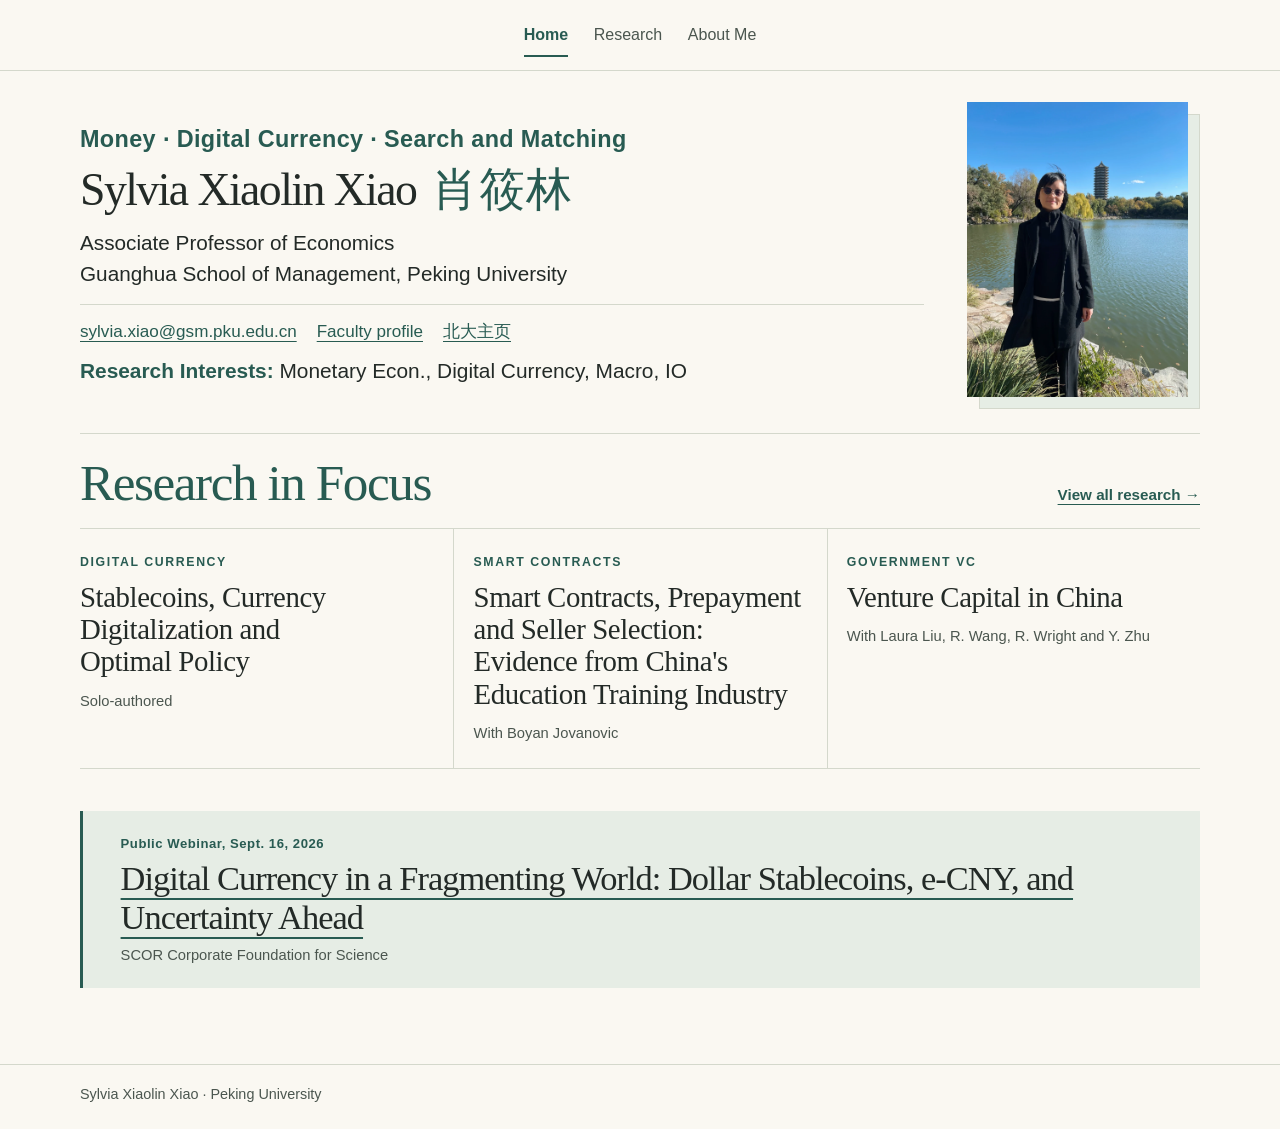
<file: index.html>
<!doctype html>
<html lang="en">
<head>
  <meta charset="utf-8">
  <meta name="viewport" content="width=device-width, initial-scale=1">
  <meta name="description" content="Sylvia Xiaolin Xiao (肖筱林) is an Associate Professor of Economics at Guanghua School of Management, Peking University, studying money, digital currency, and search and matching.">
  <title>Sylvia Xiaolin Xiao</title>
  <link rel="canonical" href="https://sylvia-x-xiao.github.io/">
  <link rel="icon" href="favicon.svg?v=73fa13cf3749" type="image/svg+xml">
  <meta property="og:title" content="Sylvia Xiaolin Xiao">
  <meta property="og:description" content="Sylvia Xiaolin Xiao (肖筱林) is an Associate Professor of Economics at Guanghua School of Management, Peking University, studying money, digital currency, and search and matching.">
  <meta property="og:type" content="profile">
  <meta property="og:url" content="https://sylvia-x-xiao.github.io/">
  <meta property="og:site_name" content="Sylvia Xiaolin Xiao">
  <meta property="og:image" content="https://sylvia-x-xiao.github.io/figures/portrait.webp">
  <link rel="stylesheet" href="styles.css?v=566913ab9179">
  <script type="application/ld+json">{"@context": "https://schema.org", "@type": "Person", "name": "Sylvia Xiaolin Xiao", "alternateName": "肖筱林", "jobTitle": "Associate Professor of Economics", "affiliation": {"@type": "Organization", "name": "Guanghua School of Management, Peking University"}, "url": "https://sylvia-x-xiao.github.io/", "image": "https://sylvia-x-xiao.github.io/figures/portrait.webp", "sameAs": ["https://scholar.google.com/citations?user=fKxK8y8AAAAJ&hl=en", "https://en.gsm.pku.edu.cn/faculty/sylvia.xiao/", "https://www.gsm.pku.edu.cn/faculty/sylvia.xiao/"], "knowsAbout": ["Money", "Digital Currency", "Search and Matching"]}</script>
</head>
<body>
  <a class="skip" href="#main">Skip to content</a>
  <header class="site-header">
    <div class="frame">
      <nav class="nav" aria-label="Main navigation"><a href="index.html" aria-current="page">Home</a>
<a href="research.html">Research</a>
<a href="about.html">About Me</a></nav>
    </div>
  </header>
  <main class="frame" id="main" tabindex="-1">

    <section class="hero" aria-labelledby="home-title">
      <div class="hero-copy">
        <p class="eyebrow hero-eyebrow">Money · Digital Currency · Search and Matching</p>
        <h1 class="name" id="home-title"><span>Sylvia Xiaolin Xiao</span>
          <span lang="zh-Hans">肖筱林</span></h1>
        <p class="affiliation">Associate Professor of Economics<br>Guanghua School of Management, Peking University</p>
        <p class="contact"><a href="mailto:sylvia.xiao@gsm.pku.edu.cn">sylvia.xiao@gsm.pku.edu.cn</a> <a href="https://en.gsm.pku.edu.cn/faculty/sylvia.xiao/" target="_blank" rel="noopener">Faculty profile</a> <a href="https://www.gsm.pku.edu.cn/faculty/sylvia.xiao/" lang="zh-Hans" target="_blank" rel="noopener">北大主页</a></p>
        <p class="research-interests"><strong>Research Interests:</strong> Monetary Econ., Digital Currency, Macro, IO</p>
      </div>
      <figure class="portrait"><img src="figures/portrait.webp?v=0845554c4093" alt="Sylvia Xiaolin Xiao in a dark coat and sunglasses beside a lake, with a tower in the background" width="1038" height="1384" fetchpriority="high"></figure>
    </section>
    <section class="focus" aria-labelledby="focus-title">
      <div class="section-cap">
        <h2 id="focus-title">Research in Focus</h2>
        <a href="research.html" class="text-link">View all research →</a>
      </div>
      <div class="focus-list">
      <article class="focus-paper">
        <p class="eyebrow">Digital Currency</p>
        <h3><a href="research.html#stablecoins">Stablecoins, Currency Digitalization and Optimal Policy</a></h3>
        <p class="meta">Solo-authored</p>
      </article>
      <article class="focus-paper">
        <p class="eyebrow">Smart Contracts</p>
        <h3><a href="research.html#smart-contracts">Smart Contracts, Prepayment and Seller Selection: Evidence from China&#x27;s Education Training Industry</a></h3>
        <p class="meta">With Boyan Jovanovic</p>
      </article>
      <article class="focus-paper">
        <p class="eyebrow">Government VC</p>
        <h3><a href="research.html#venture-capital">Venture Capital in China</a></h3>
        <p class="meta">With Laura Liu, R. Wang, R. Wright and Y. Zhu</p>
      </article>
      </div>
    </section>
    <aside class="webinar" aria-labelledby="webinar-title">
      <p class="eyebrow">Public Webinar, <time datetime="2026-09-16">Sept. 16, 2026</time></p>
      <h2 id="webinar-title"><a href="https://foundation.scor.com/news/scor-foundation-webinar-digital-currency-fragmenting-world-dollar-stablecoins-e-cny-and" target="_blank" rel="noopener">Digital Currency in a Fragmenting World: Dollar Stablecoins, e-CNY, and Uncertainty Ahead</a></h2>
      <p class="meta">SCOR Corporate Foundation for Science</p>
    </aside>
  </main>
  <footer class="site-footer">
    <div class="frame">
      <p>Sylvia Xiaolin Xiao · Peking University</p>
    </div>
  </footer>
</body>
</html>
</file>
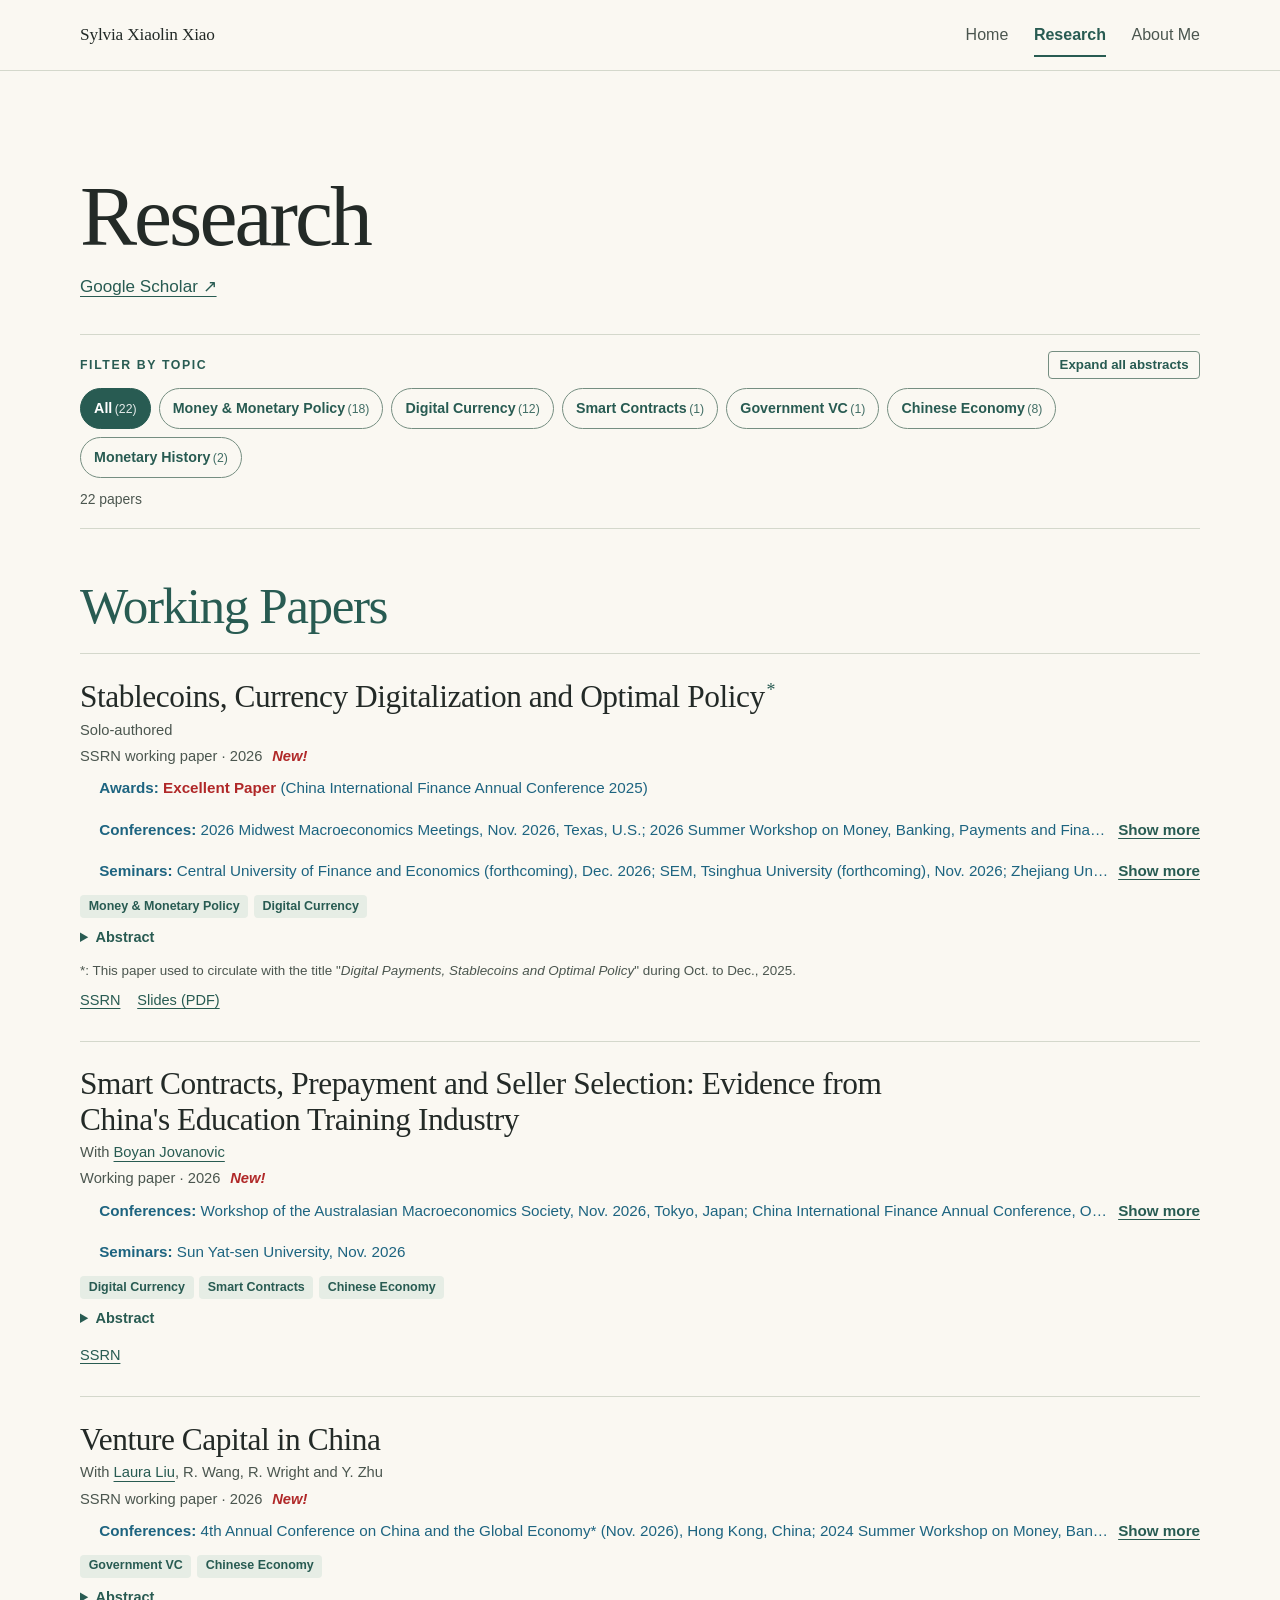
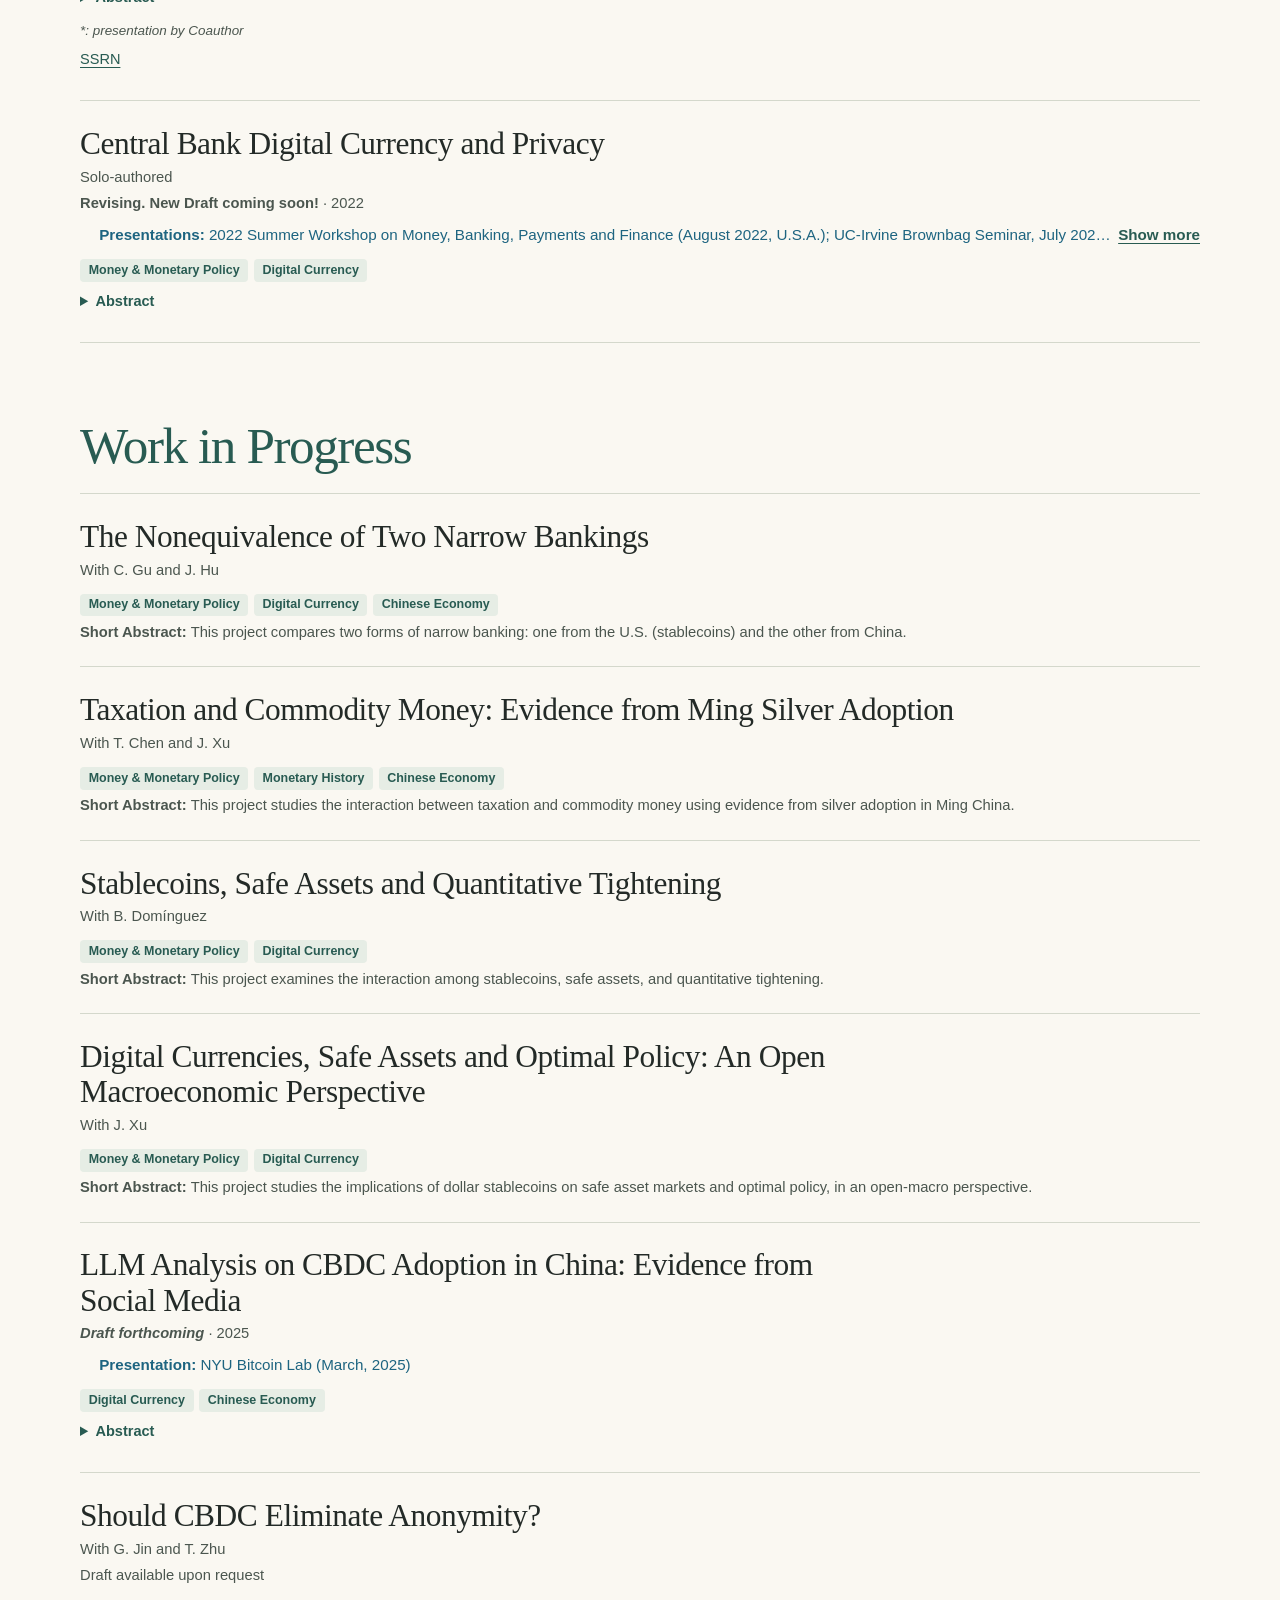
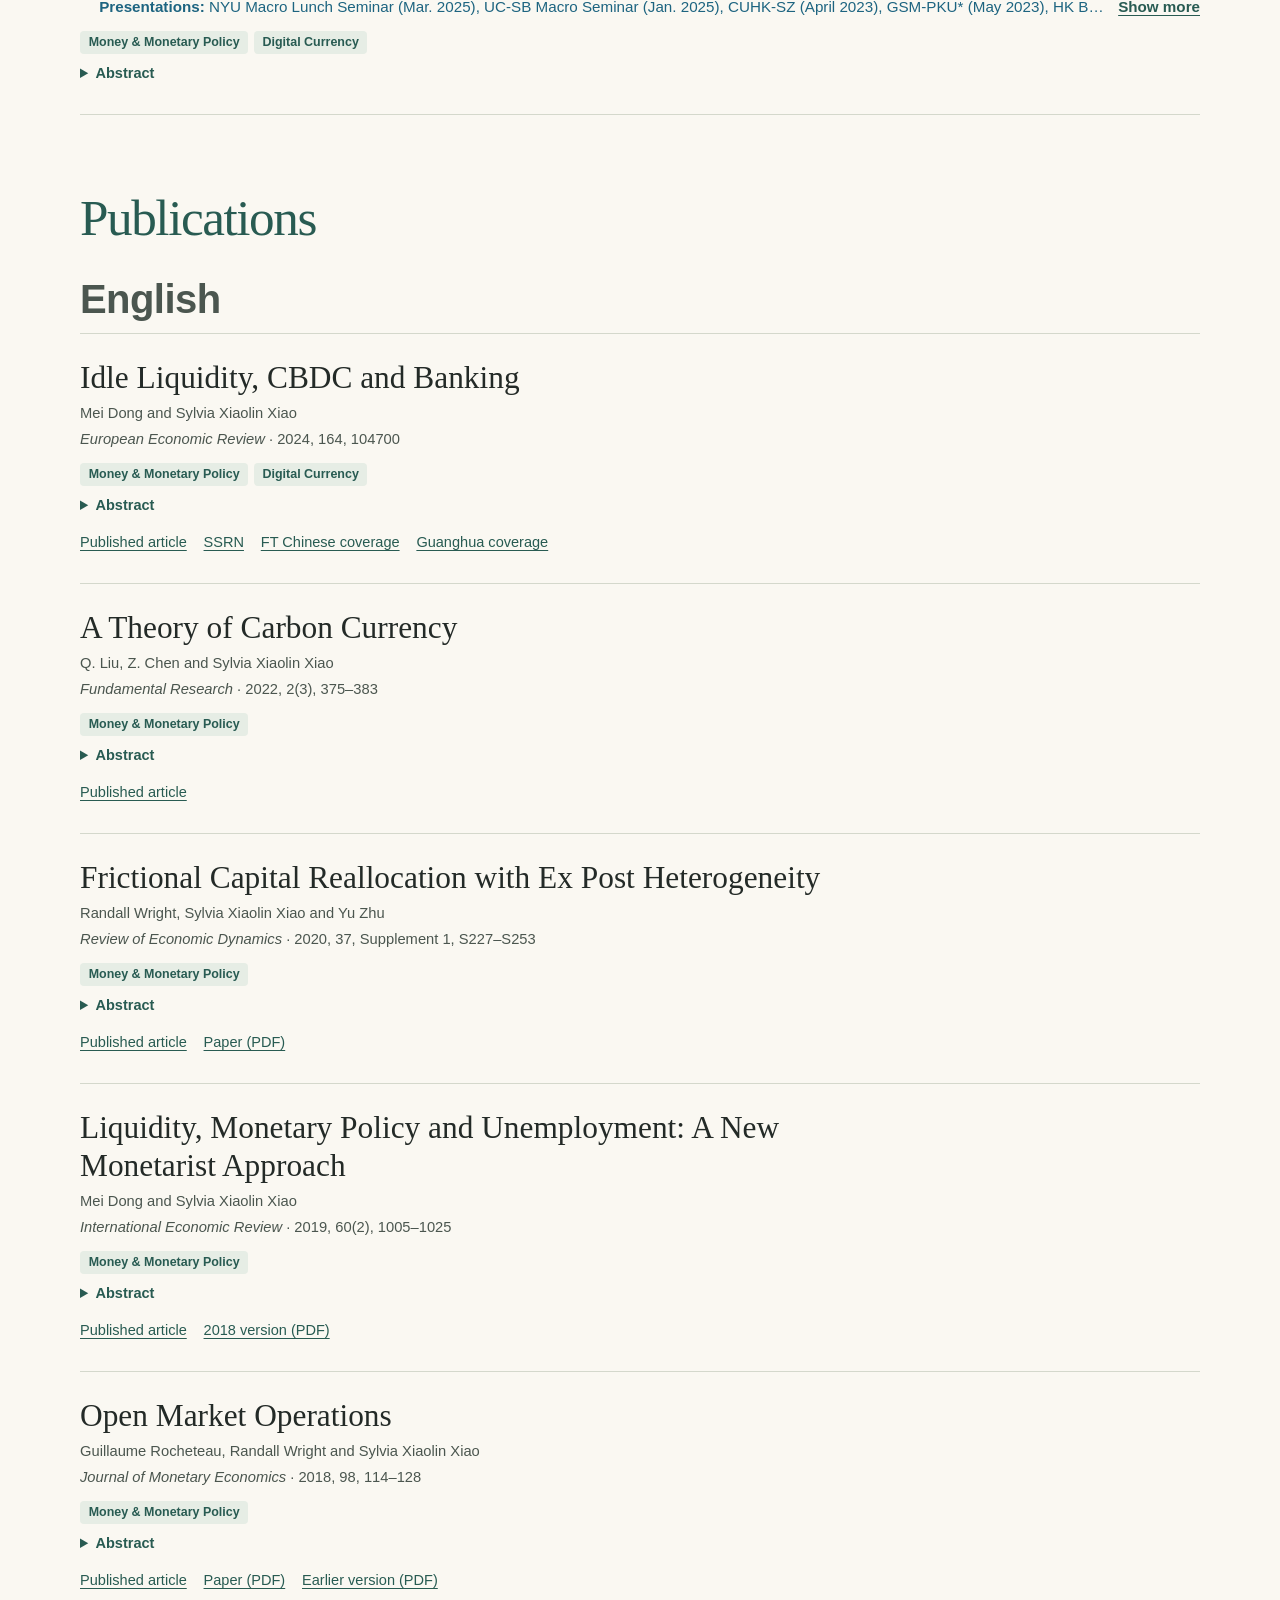
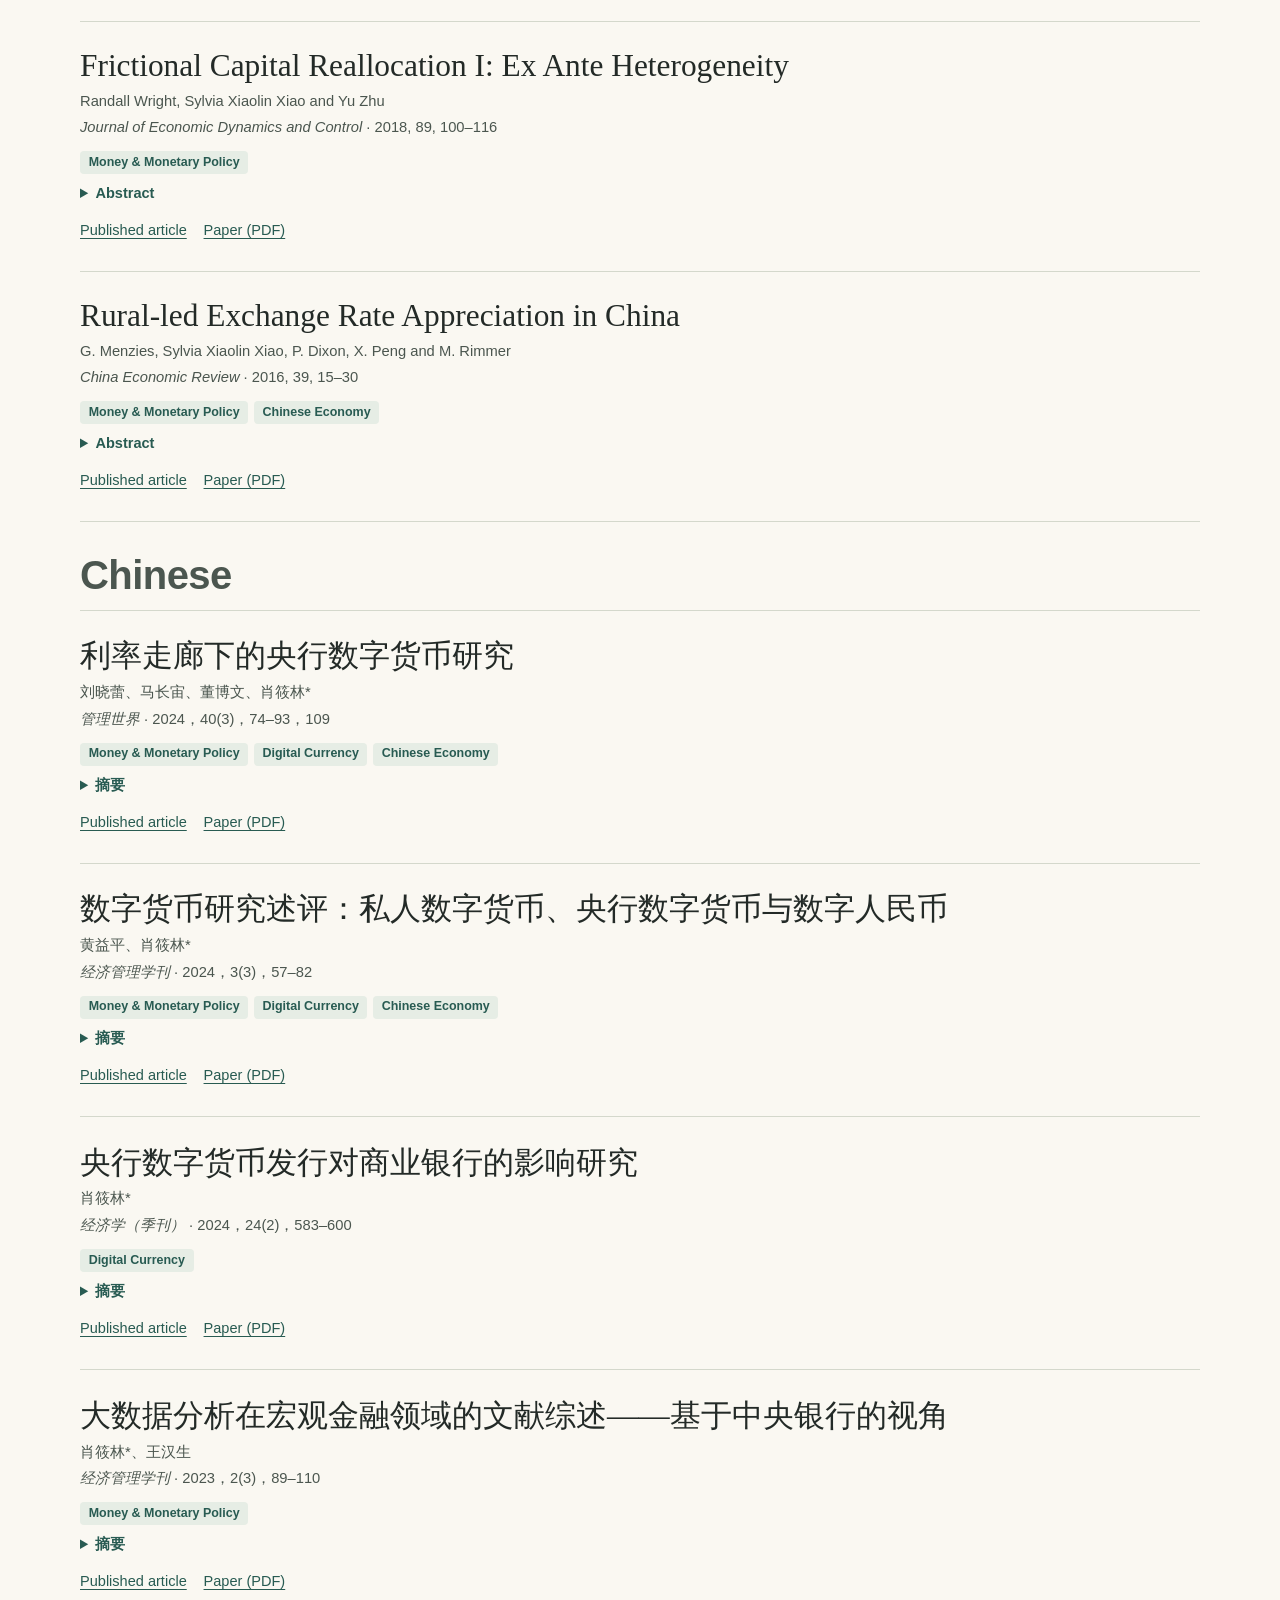
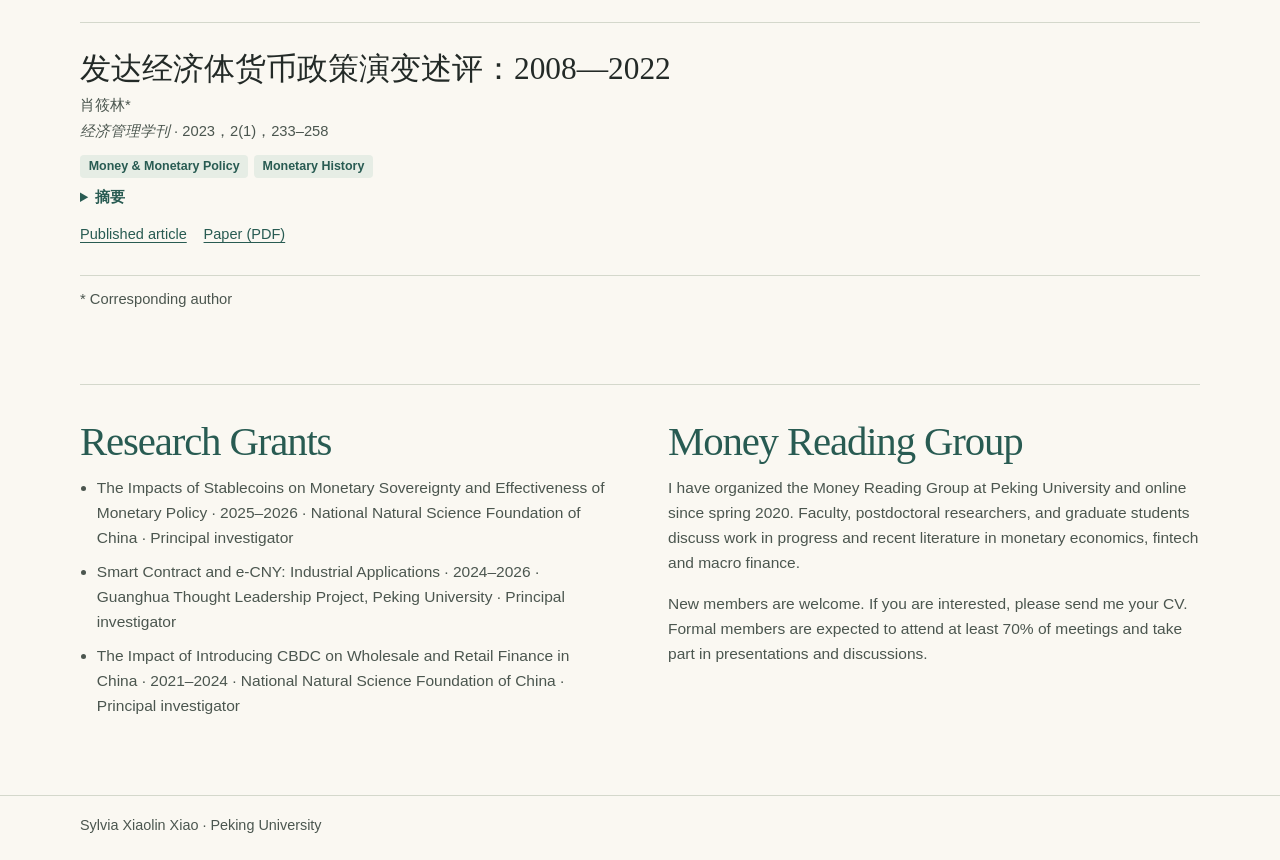
<file: research.html>
<!doctype html>
<html lang="en">
<head>
  <meta charset="utf-8">
  <meta name="viewport" content="width=device-width, initial-scale=1">
  <meta name="description" content="Working papers, work in progress, and publications by economist Sylvia Xiaolin Xiao.">
  <title>Research | Sylvia Xiaolin Xiao</title>
  <link rel="canonical" href="https://sylvia-x-xiao.github.io/research.html">
  <link rel="icon" href="favicon.svg?v=73fa13cf3749" type="image/svg+xml">
  <meta property="og:title" content="Research | Sylvia Xiaolin Xiao">
  <meta property="og:description" content="Working papers, work in progress, and publications by economist Sylvia Xiaolin Xiao.">
  <meta property="og:type" content="website">
  <meta property="og:url" content="https://sylvia-x-xiao.github.io/research.html">
  <meta property="og:site_name" content="Sylvia Xiaolin Xiao">
  <meta property="og:image" content="https://sylvia-x-xiao.github.io/figures/portrait.webp">
  <link rel="stylesheet" href="styles.css?v=566913ab9179">
  <script src="site.js?v=900ac902eeec" defer></script>
</head>
<body>
  <a class="skip" href="#main">Skip to content</a>
  <header class="site-header site-header--inner">
    <div class="frame">
      <a href="index.html" class="site-brand">Sylvia Xiaolin Xiao</a>
      <nav class="nav" aria-label="Main navigation"><a href="index.html">Home</a>
<a href="research.html" aria-current="page">Research</a>
<a href="about.html">About Me</a></nav>
    </div>
  </header>
  <main class="frame" id="main" tabindex="-1">

    <header class="page-head">
      <h1>Research</h1>
      <p><a href="https://scholar.google.com/citations?user=fKxK8y8AAAAJ&amp;hl=en" target="_blank" rel="noopener">Google Scholar ↗</a></p>
    </header>
    <div class="filters" id="filters" hidden>
      <div class="filter-head">
        <p id="filter-label" class="eyebrow filter-label">Filter by topic</p>
        <button type="button" class="abstract-toggle" id="toggle-abstracts" aria-expanded="false">Expand all abstracts</button>
      </div>
      <div class="filter-buttons" role="group" aria-labelledby="filter-label"><button type="button" data-filter="all" data-label="All" aria-pressed="true">All</button><button type="button" data-filter="money" data-label="Money &amp; Monetary Policy" aria-pressed="false">Money &amp; Monetary Policy</button><button type="button" data-filter="digital" data-label="Digital Currency" aria-pressed="false">Digital Currency</button><button type="button" data-filter="io" data-label="Smart Contracts" aria-pressed="false">Smart Contracts</button><button type="button" data-filter="venture" data-label="Government VC" aria-pressed="false">Government VC</button><button type="button" data-filter="china" data-label="Chinese Economy" aria-pressed="false">Chinese Economy</button><button type="button" data-filter="history" data-label="Monetary History" aria-pressed="false">Monetary History</button><button type="button" data-filter="housing" data-label="Housing Market" aria-pressed="false" hidden>Housing Market</button></div>
      <p class="result-count" id="result-count" role="status"></p>
    </div>
    <p class="no-results" id="no-results" hidden>No papers match this topic.</p>
    <section class="research-section" id="working-papers" aria-labelledby="working-title">
      <h2 id="working-title">Working Papers</h2>
      <div class="papers" data-paper-group>
      <article class="paper" id="stablecoins" data-tags="money digital">
        <h3>Stablecoins, Currency Digitalization and Optimal Policy<sup aria-describedby="stablecoins-title-note">*</sup></h3>
        <p class="meta paper-credits">Solo-authored</p><p class="meta">SSRN working paper · 2026 <span class="badge-new">New!</span></p>
        <div class="paper-listings"><p class="paper-listing paper-listing--awards" data-kind="awards"><span class="listing-label">Awards:</span> <strong>Excellent Paper</strong> (China International Finance Annual Conference 2025)</p><p class="paper-listing" data-kind="conferences"><span class="listing-label">Conferences:</span> 2026 Midwest Macroeconomics Meetings, Nov. 2026, Texas, U.S.; 2026 Summer Workshop on Money, Banking, Payments and Finance, June 29–July 3, Gerzensee, Switzerland; 2025 NCER-CCER Conference, Dec. 2025, Beijing, China; <em>2025 International Conference on US-China Trade Disputes, Rearchitecture in Globalization and New International Economics</em>, Dec. 2025, Beijing, China; <em>Workshop of the Australasian Macroeconomics Society</em>, Nov. 2025, Melbourne, Australia; <em>China International Finance Annual Conference</em>, Nov. 15–16, 2025, Shanghai, China.</p><p class="paper-listing" data-kind="seminars"><span class="listing-label">Seminars:</span> Central University of Finance and Economics (forthcoming), Dec. 2026; SEM, Tsinghua University (forthcoming), Nov. 2026; Zhejiang University, Sept. 2026; NSD, Peking University, March &amp; June 2026, Beijing, China; University of Sydney, Feb. 2026, Sydney, Australia; University of Queensland, Feb. 2026, Brisbane, Australia; Reserve Bank of Australia, Feb. 2026.</p></div>
        <ul class="tags" aria-label="Topics"><li>Money &amp; Monetary Policy</li><li>Digital Currency</li></ul>
        <details><summary>Abstract</summary><div class="abstract"><p>We study how stablecoins and digital payments reshape taxation, seigniorage, and public debt in a two-sector monetary model with endogenous sector choice, government bonds, and either fully reserved stablecoins or a central bank digital currency (CBDC). Four results follow. First, in the baseline cash economy a strict Laffer-curve trade-off binds inflation seigniorage against the formal tax base, while endogenous sector choice generates multiple equilibria. Second, once we add banks and government bonds, a larger public-debt stock lowers bond yields, opposite to a standard open-market operation, due to the removal of fixed inflation and passive fiscal accommodation. Third, private stablecoins, narrow banks backing tokens with Treasuries, create a macro-fiscal tension: their reserve demand subsidizes government borrowing but starves banks of collateral, and their circulation may also reduce seigniorage. Hence they improve welfare only within a narrow window, from issuer satiation near three times the current U.S. float (2% of the bill stock) to bank-collateral scarcity near eight; considering issuer misrepresentation, a monopolist holds about half a competitive market&#x27;s reserves: a safer reserve ratio but a smaller yield subsidy. Fourth, a parallel CBDC path lacks this captive demand, sparing bank collateral but burdening the Treasury with a debt volume that forces money growth from about 4% to 21%; the two trade off oppositely—at a common fiscal target the stablecoin path attains higher welfare and smaller trading-wedge losses, while at a common inflation rate the CBDC path attains higher welfare on lower government expenditure.</p></div></details><p class="paper-note" data-kind="title-note" id="stablecoins-title-note">*: This paper used to circulate with the title &quot;<em>Digital Payments, Stablecoins and Optimal Policy</em>&quot; during Oct. to Dec., 2025.</p><div class="paper-actions"><a href="https://papers.ssrn.com/sol3/papers.cfm?abstract_id=7022379" target="_blank" rel="noopener">SSRN</a>
<a href="paper-stablecoins-slides.pdf" target="_blank" rel="noopener">Slides (PDF)</a></div>
      </article>
      <article class="paper" id="smart-contracts" data-tags="digital io china">
        <h3>Smart Contracts, Prepayment and Seller Selection: Evidence from China&#x27;s Education Training Industry</h3>
        <p class="meta paper-credits">With <a href="https://as.nyu.edu/faculty/boyan-jovanovic.html" target="_blank" rel="noopener">Boyan Jovanovic</a></p><p class="meta">Working paper · 2026 <span class="badge-new">New!</span></p>
        <div class="paper-listings"><p class="paper-listing" data-kind="conferences"><span class="listing-label">Conferences:</span> Workshop of the Australasian Macroeconomics Society, Nov. 2026, Tokyo, Japan; China International Finance Annual Conference, Oct. 2026, Jinan, China</p><p class="paper-listing" data-kind="seminars"><span class="listing-label">Seminars:</span> Sun Yat-sen University, Nov. 2026</p></div>
        <ul class="tags" aria-label="Topics"><li>Digital Currency</li><li>Smart Contracts</li><li>Chinese Economy</li></ul>
        <details><summary>Abstract</summary><div class="abstract"><p>We study how smart contracts embedded in digital payments reshape markets that run on prepayment, in an equilibrium model where sellers differ privately in reliability and buyers prepay under one of three contracts: money up front (M), smart-contract escrow (S), or platform escrow (I). It is well known that China has the world&#x27;s largest sovereign CBDC pilot and the only retail CBDC still active at scale. We map the theory to China&#x27;s education-training industry and e-CNY pilot in one of the largest cities in China, which by July 2026 had locked roughly 0.9 million prepaid-tuition contracts and RMB 4.5 billion of tuition under smart contract escrow. Three main results follow. First, contract choice screens sellers: reliable types adopt escrow, unreliable types take the money up front, and delivery-contingent competition can unravel the pooling that sustains up-front payment. Second, learning by doing lowers adoption costs, generating a diffusion path along which smart contracts spread and aggregate default falls, while the unescrowed segment worsens in composition. Third, the public escrow rail caps the platform&#x27;s sustainable commission at the value of its matching service. To our knowledge, this is the first industrial-organization study of CBDC-embedded smart-contract adoption that combines an equilibrium model with empirical evidence.</p></div></details><div class="paper-actions"><a href="https://ssrn.com/abstract=7724238" target="_blank" rel="noopener">SSRN</a></div>
      </article>
      <article class="paper" id="venture-capital" data-tags="venture china">
        <h3>Venture Capital in China</h3>
        <p class="meta paper-credits">With <a href="https://en.gsm.pku.edu.cn/faculty/laura.xiaolei.liu/" target="_blank" rel="noopener">Laura Liu</a>, R. Wang, R. Wright and Y. Zhu</p><p class="meta">SSRN working paper · 2026 <span class="badge-new">New!</span></p>
        <div class="paper-listings"><p class="paper-listing" data-kind="conferences"><span class="listing-label">Conferences:</span> 4th Annual Conference on China and the Global Economy* (Nov. 2026), Hong Kong, China; 2024 Summer Workshop on Money, Banking, Payments and Finance* (Washington, U.S.)</p></div>
        <ul class="tags" aria-label="Topics"><li>Government VC</li><li>Chinese Economy</li></ul>
        <details><summary>Abstract</summary><div class="abstract"><p>This paper develops a model of venture capital focusing on the search process that matches agents and the bargaining process that divides the profits. Venture capitalists go through the following cycle: fund raising; project search; implementation; and exit. A key innovation relative to past studies is the inclusion of public in addition to private venture capital. This captures the fact that governments are actively involved in this market in some countries (e.g., China) and allows us to analyze how various policies affect private agents&#x27; participation decisions, time on the market, payoffs and other variables. The model predicts that public venture capital can crowd in private venture capital under certain conditions. We bring this prediction to data on Chinese cities, where the government share of venture investment rose from about 24% in 2011 to about 55% in 2023: government venture investment is associated with more—not less—private venture investment, and with substantially higher firm entry, both in the funded industry and along its supply chain, with instrumental-variables estimates larger than least-squares ones, as the model&#x27;s selection logic suggests.</p></div></details><p class="paper-note paper-note--italic" data-kind="presentation-note">*: presentation by Coauthor</p><div class="paper-actions"><a href="https://ssrn.com/abstract=7220759" target="_blank" rel="noopener">SSRN</a></div>
      </article>
      <article class="paper" id="cbdc-privacy" data-tags="money digital">
        <h3>Central Bank Digital Currency and Privacy</h3>
        <p class="meta paper-credits">Solo-authored</p><p class="meta"><strong>Revising. New Draft coming soon!</strong> · 2022</p>
        <div class="paper-listings"><p class="paper-listing" data-kind="presentations"><span class="listing-label">Presentations:</span> 2022 Summer Workshop on Money, Banking, Payments and Finance (August 2022, U.S.A.); UC-Irvine Brownbag Seminar, July 2022; AMES China, June 2022; GSM Seminar, Peking University, April 2022; UW–Madison Mini Money Meetings, April 2021; UC-Irvine Brownbag Seminar, Jan. 2021</p></div>
        <ul class="tags" aria-label="Topics"><li>Money &amp; Monetary Policy</li><li>Digital Currency</li></ul>
        <details><summary>Abstract</summary><div class="abstract"><p>We build models with cash and CBDC to study various privacy designs of CBDC and individuals&#x27; portfolio choices and a social planner&#x27;s choice when considering cost and benefit of sharing data/privacy through CBDC. We consider various information structures of CBDC under various market structures such as random matching and directed matching, to study three topics regarding CBDC and privacy, i.e., consumer privacy, sellers&#x27; tax compliance and the informal economy. The main insight is that there are important tradeoffs to consider for consumers, firms and policy makers under various information structures of CBDC privacy designs.</p></div></details>
      </article>
      </div>
    </section>
    <section class="research-section" id="work-in-progress" aria-labelledby="wip-title">
      <h2 id="wip-title">Work in Progress</h2>
      <div class="papers" data-paper-group>
      <article class="paper" id="narrow-banking" data-tags="money digital china">
        <h3>The Nonequivalence of Two Narrow Bankings</h3>
        <p class="meta paper-credits">With C. Gu and J. Hu</p>
        
        <ul class="tags" aria-label="Topics"><li>Money &amp; Monetary Policy</li><li>Digital Currency</li><li>Chinese Economy</li></ul>
        <p class="meta short-abstract"><strong>Short Abstract: </strong>This project compares two forms of narrow banking: one from the U.S. (stablecoins) and the other from China.</p>
      </article>
      <article class="paper" id="ming-silver" data-tags="money history china">
        <h3>Taxation and Commodity Money: Evidence from Ming Silver Adoption</h3>
        <p class="meta paper-credits">With T. Chen and J. Xu</p>
        
        <ul class="tags" aria-label="Topics"><li>Money &amp; Monetary Policy</li><li>Monetary History</li><li>Chinese Economy</li></ul>
        <p class="meta short-abstract"><strong>Short Abstract: </strong>This project studies the interaction between taxation and commodity money using evidence from silver adoption in Ming China.</p>
      </article>
      <article class="paper" id="stablecoins-qt" data-tags="money digital">
        <h3>Stablecoins, Safe Assets and Quantitative Tightening</h3>
        <p class="meta paper-credits">With B. Domínguez</p>
        
        <ul class="tags" aria-label="Topics"><li>Money &amp; Monetary Policy</li><li>Digital Currency</li></ul>
        <p class="meta short-abstract"><strong>Short Abstract: </strong>This project examines the interaction among stablecoins, safe assets, and quantitative tightening.</p>
      </article>
      <article class="paper" id="digital-currencies-safe-assets" data-tags="money digital">
        <h3>Digital Currencies, Safe Assets and Optimal Policy: An Open Macroeconomic Perspective</h3>
        <p class="meta paper-credits">With J. Xu</p>
        
        <ul class="tags" aria-label="Topics"><li>Money &amp; Monetary Policy</li><li>Digital Currency</li></ul>
        <p class="meta short-abstract"><strong>Short Abstract: </strong>This project studies the implications of dollar stablecoins on safe asset markets and optimal policy, in an open-macro perspective.</p>
      </article>
      <article class="paper" id="cbdc-adoption" data-tags="digital china">
        <h3>LLM Analysis on CBDC Adoption in China: Evidence from Social Media</h3>
        <p class="meta"><strong><em>Draft forthcoming</em></strong> · 2025</p>
        <div class="paper-listings"><p class="paper-listing" data-kind="presentations"><span class="listing-label">Presentation:</span> NYU Bitcoin Lab (March, 2025)</p></div>
        <ul class="tags" aria-label="Topics"><li>Digital Currency</li><li>Chinese Economy</li></ul>
        <details><summary>Abstract</summary><div class="abstract"><p>Globally, many central banks are exploring Central Bank Digital Currencies (CBDCs), either piloting or even launched, but none of them provide micro data, including China’s e-CNY. As a retail CBDC (also the largest one in the world), how has the pilot of e-CNY been going on since starting in 2019? What does the public in China care about this new digital fiat money? How do they feel about it, and how long can their attention last? How will e-CNY public sentiments affect the stock prices of e-CNY related firms and banks in China? In this paper, assisted by the newest LLM (large-language-model) platforms, we construct special text datasets of e-CNY by collecting up to 127,840 valid texts from a Top 3 social media platform in China, to investigate the opinions, ideas, comments and sentiments of the public, and to answer those questions. Using the special datasets, we can identify 77 unique text labels and classify them into 10 major themes. We can also identify up to 9 fine-grained sentiments from the text datasets, and study their sentiment distributions across major themes, and across the pilot time.</p></div></details>
      </article>
      <article class="paper" id="cbdc-anonymity" data-tags="money digital">
        <h3>Should CBDC Eliminate Anonymity?</h3>
        <p class="meta paper-credits">With G. Jin and T. Zhu</p><p class="meta">Draft available upon request</p>
        <div class="paper-listings"><p class="paper-listing" data-kind="presentations"><span class="listing-label">Presentations:</span> NYU Macro Lunch Seminar (Mar. 2025), UC-SB Macro Seminar (Jan. 2025), CUHK-SZ (April 2023), GSM-PKU* (May 2023), HK Baptist Uni. (June 2023)</p></div>
        <ul class="tags" aria-label="Topics"><li>Money &amp; Monetary Policy</li><li>Digital Currency</li></ul>
        <details><summary>Abstract</summary><div class="abstract"><p>Paper currency maintains anonymity of transactions, which facilitates tax evasion in the informal economy. We show that it may not be desirable to design CBDC to eliminate anonymity for the anti-tax-evasion purpose. In the absence of a competing anonymity-keeping currency, CBDC (that is designed to eliminate anonymity) can eliminate tax evasion and, as a consequence, eliminate the informal economy. However, the social benefit from eliminating tax evasion can be outweighed by eliminating the informal economy. In the presence of a competing anonymity-keeping currency, CBDC not only fails in eliminating tax evasion but has a purchasing power lower than paper currency.</p></div></details>
      </article>
      </div>
    </section>
    <section class="research-section" id="publications" aria-labelledby="publications-title">
      <h2 id="publications-title">Publications</h2>
      <section class="pub-group" aria-labelledby="english-title">
        <h3 id="english-title">English</h3>
        <div class="papers" data-paper-group>
      <article class="paper" id="idle-liquidity" data-tags="money digital">
        <h4>Idle Liquidity, CBDC and Banking</h4>
        <p class="meta paper-credits">Mei Dong and Sylvia Xiaolin Xiao</p><p class="meta"><cite>European Economic Review</cite> · 2024, 164, 104700</p>
        
        <ul class="tags" aria-label="Topics"><li>Money &amp; Monetary Policy</li><li>Digital Currency</li></ul>
        <details><summary>Abstract</summary><div class="abstract"><p>We build models with an interest-bearing central bank digital currency (CBDC) to investigate whether the interest-bearing CBDC can lead to financial disintermediation. In the benchmark model with only CBDC, entrepreneurs can deposit their idle CBDC and banks can hold CBDC to satisfy the reserve requirement. CBDC and bank deposits become complements. A higher CBDC interest rate always promotes investment and may or may not reduce bank lending, because the higher return on CBDC encourages entrepreneurs to accumulate more CBDC and deposit more. More deposits could in turn lead to more bank lending. The interest rate on reserves and the reserve requirement ratio can be effective policy tools that affect bank lending and investment. We consider extensions where cash and interest-bearing CBDC can coexist. The coexistence may require the central bank to adjust the CBDC interest rate or the interest rate on reserves. Our results suggest that the relationship between CBDC and bank deposits is crucial for understanding the effects of CBDC on banking and the macroeconomy.</p></div></details><div class="paper-actions"><a href="https://www.sciencedirect.com/science/article/pii/S0014292124000291" target="_blank" rel="noopener">Published article</a>
<a href="https://ssrn.com/abstract=3911132" target="_blank" rel="noopener">SSRN</a>
<a href="https://www.ftchinese.com/story/001085376?full=y" target="_blank" rel="noopener">FT Chinese coverage</a>
<a href="https://mp.weixin.qq.com/s/XsOg2m6dpS2of9XOQ54I3Q" target="_blank" rel="noopener">Guanghua coverage</a></div>
      </article>
      <article class="paper" id="carbon-currency" data-tags="money">
        <h4>A Theory of Carbon Currency</h4>
        <p class="meta paper-credits">Q. Liu, Z. Chen and Sylvia Xiaolin Xiao</p><p class="meta"><cite>Fundamental Research</cite> · 2022, 2(3), 375–383</p>
        
        <ul class="tags" aria-label="Topics"><li>Money &amp; Monetary Policy</li></ul>
        <details><summary>Abstract</summary><div class="abstract"><p>We propose a new international monetary system based on carbon currency (the carbon standard) to tackle two pressing externalities in today&#x27;s global economic and political context: the dangerous and irreversible effects caused by unconstrained greenhouse gas emissions and the cost to the rest of the world as a result of the U.S. dollar being the dominant global currency and the U.S. Federal Reserve increasingly implementing monetary policies not aligned with the global common interest.</p></div></details><div class="paper-actions"><a href="https://www.sciencedirect.com/science/article/pii/S2667325822001182" target="_blank" rel="noopener">Published article</a></div>
      </article>
      <article class="paper" id="capital-ex-post" data-tags="money">
        <h4>Frictional Capital Reallocation with Ex Post Heterogeneity</h4>
        <p class="meta paper-credits">Randall Wright, Sylvia Xiaolin Xiao and Yu Zhu</p><p class="meta"><cite>Review of Economic Dynamics</cite> · 2020, 37, Supplement 1, S227–S253</p>
        
        <ul class="tags" aria-label="Topics"><li>Money &amp; Monetary Policy</li></ul>
        <details><summary>Abstract</summary><div class="abstract"><p>We investigate models where firms trade capital in frictional secondary markets. Our previous work assumed ex ante heterogeneity: similar firms have different capital stocks. Here we study ex post heterogeneity: firms with similar capital realize different productivity shocks, which is more natural, and requires fewer arbitrary restrictions. It is also extremely tractable. For random or directed search, and bargaining or posting, results are provided on existence, uniqueness, efficiency and monetary/fiscal policy — e.g., higher nominal rates can lower or raise investment, and can be desirable, despite hindering reallocation. The model captures salient stylized facts — e.g., misallocation appears countercyclical while capital&#x27;s reallocation and price are procyclical. We discuss how productivity dispersion is an imperfect measure of inefficiency or frictions. We also discuss connections to models of frictional markets for financial assets.</p></div></details><div class="paper-actions"><a href="https://www.sciencedirect.com/science/article/pii/S109420252030051X" target="_blank" rel="noopener">Published article</a>
<a href="paper-capital-ex-post.pdf" target="_blank" rel="noopener">Paper (PDF)</a></div>
      </article>
      <article class="paper" id="liquidity-unemployment" data-tags="money">
        <h4>Liquidity, Monetary Policy and Unemployment: A New Monetarist Approach</h4>
        <p class="meta paper-credits">Mei Dong and Sylvia Xiaolin Xiao</p><p class="meta"><cite>International Economic Review</cite> · 2019, 60(2), 1005–1025</p>
        
        <ul class="tags" aria-label="Topics"><li>Money &amp; Monetary Policy</li></ul>
        <details><summary>Abstract</summary><div class="abstract"><p>We discover a consumption channel of monetary policy in a model with money and government bonds. When the central bank withdraws government bonds (short-term or long-term) through open market operations, it lowers returns on bonds. The lower return has a direct negative impact on consumption by households that hold bonds, and an indirect negative impact on consumption by households that hold money. As a result, firms earn less profits from production, which leads to higher unemployment. The existence of such a consumption channel can help us understand the effects of unconventional monetary policy.</p></div></details><div class="paper-actions"><a href="https://onlinelibrary.wiley.com/doi/full/10.1111/iere.12374" target="_blank" rel="noopener">Published article</a>
<a href="paper-liquidity-unemployment-2018.pdf" target="_blank" rel="noopener">2018 version (PDF)</a></div>
      </article>
      <article class="paper" id="open-market-operations" data-tags="money">
        <h4>Open Market Operations</h4>
        <p class="meta paper-credits">Guillaume Rocheteau, Randall Wright and Sylvia Xiaolin Xiao</p><p class="meta"><cite>Journal of Monetary Economics</cite> · 2018, 98, 114–128</p>
        
        <ul class="tags" aria-label="Topics"><li>Money &amp; Monetary Policy</li></ul>
        <details><summary>Abstract</summary><div class="abstract"><p>Standard monetary models are extended to incorporate, in addition to currency, liquid government bonds. We then study the impact of policy, including open market operations, under various specifications for market structure and for the liquidity of money and bonds — i.e., about their acceptability or pledgeability as media of exchange or as collateral. Theory delivers sharp predictions for the effects of policy, and generates novel phenomena, like the possibility of negative nominal interest rates, endogenous market segmentation, endogenous price sluggishness, and liquidity traps. We also explain differences in asset liquidity (acceptability and pledgeability) using information theory.</p></div></details><div class="paper-actions"><a href="https://www.sciencedirect.com/science/article/pii/S0304393218302368" target="_blank" rel="noopener">Published article</a>
<a href="paper-open-market-operations.pdf" target="_blank" rel="noopener">Paper (PDF)</a>
<a href="paper-open-market-operations-earlier.pdf" target="_blank" rel="noopener">Earlier version (PDF)</a></div>
      </article>
      <article class="paper" id="capital-ex-ante" data-tags="money">
        <h4>Frictional Capital Reallocation I: Ex Ante Heterogeneity</h4>
        <p class="meta paper-credits">Randall Wright, Sylvia Xiaolin Xiao and Yu Zhu</p><p class="meta"><cite>Journal of Economic Dynamics and Control</cite> · 2018, 89, 100–116</p>
        
        <ul class="tags" aria-label="Topics"><li>Money &amp; Monetary Policy</li></ul>
        <details><summary>Abstract</summary><div class="abstract"><p>We study dynamic general equilibrium models where capital is traded in frictional markets featuring liquidity considerations. Gains from trade arise here from ex ante heterogeneity: some firms are better at investment, so they build capital in the primary market, while others acquire it in the secondary market. We consider specifications with random search and bargaining, as well as those with directed search and posting, and provide strong results for both on existence, uniqueness, efficiency and comparative statics. Monetary and fiscal policy are discussed in detail. Among other advantages, the framework is sufficiently tractable to analyze policy using simple diagrams.</p></div></details><div class="paper-actions"><a href="https://doi.org/10.1016/j.jedc.2018.01.003" target="_blank" rel="noopener">Published article</a>
<a href="paper-capital-ex-ante.pdf" target="_blank" rel="noopener">Paper (PDF)</a></div>
      </article>
      <article class="paper" id="rural-exchange-rate" data-tags="money china">
        <h4>Rural-led Exchange Rate Appreciation in China</h4>
        <p class="meta paper-credits">G. Menzies, Sylvia Xiaolin Xiao, P. Dixon, X. Peng and M. Rimmer</p><p class="meta"><cite>China Economic Review</cite> · 2016, 39, 15–30</p>
        
        <ul class="tags" aria-label="Topics"><li>Money &amp; Monetary Policy</li><li>Chinese Economy</li></ul>
        <details><summary>Abstract</summary><div class="abstract"><p>The departure of a factor in excess supply in a non-traded rural sector leads to a Rural-led Exchange Rate Real Appreciation (RERA), in a dual economy setup. The RERA highlights for the first time a potential link between intra-national factor movements and real exchange rates. In China, where there is excess labor employed in the production of (largely) nontraded rural goods, we attribute around one third of the recent appreciation of the real exchange rate – defined as the relative price of nontradables – to a RERA effect.</p></div></details><div class="paper-actions"><a href="https://doi.org/10.1016/j.chieco.2016.03.001" target="_blank" rel="noopener">Published article</a>
<a href="paper-rural-exchange-rate.pdf" target="_blank" rel="noopener">Paper (PDF)</a></div>
      </article>
        </div>
      </section>
      <section class="pub-group" aria-labelledby="chinese-title">
        <h3 id="chinese-title">Chinese</h3>
        <div class="papers" data-paper-group>
      <article class="paper" id="cbdc-interest-corridor" data-tags="money digital china">
        <h4 lang="zh-Hans">利率走廊下的央行数字货币研究</h4>
        <p class="meta paper-credits" lang="zh-Hans">刘晓蕾、马长宙、董博文、肖筱林*</p><p class="meta" lang="zh-Hans"><cite>管理世界</cite> · 2024，40(3)，74–93，109</p>
        
        <ul class="tags" aria-label="Topics"><li>Money &amp; Monetary Policy</li><li>Digital Currency</li><li>Chinese Economy</li></ul>
        <details lang="zh-Hans"><summary>摘要</summary><div class="abstract"><p>基于我国自2014年以来逐渐成型但尚需完善的利率走廊体制，本文构建了包含央行数字货币和债券的基准模型，刻画了金融机构在银行间市场交易和获取央行常备借贷便利的微观基础，以全方位探讨付息的央行数字货币在利率走廊下可以发挥的作用。模型的结果显示，央行数字货币利率在上行和下行利率区间都能充分发挥作用，必要时可以成为走廊的下限利率，从而起到重要的引导市场利率的作用。在扩展模型中，通过引入实物资本，我们研究的视角从批发金融端进一步延伸到实体经济，研究了央行数字货币利率和其他政策工具对银行间市场交易和实物资本投资的作用。基于我国央行数字货币（即数字人民币）的研发和试点紧密推进的现状，我们的研究带来重要的政策建议：给央行数字货币付息并随经济状况及时调整其利率，可以完善我国利率走廊体制，进一步提升货币政策传导的效果；也能在批发端激励商业银行，有助于进一步推广数字人民币。</p></div></details><div class="paper-actions"><a href="https://kns.cnki.net/kcms2/article/abstract?v=Xhw-7KfLOFktf-YoxmDNqc5pf-Y8iZdeqdjWLWyRruk-ezfD1JpvsOxE0iLXLcTvr1crisvZinitgkvWw9TDWUQXOVeAGuvqJtSUEztiKLhGgQuFisYMBe5nacupNs3VhQj-21A3bsI=&amp;uniplatform=NZKPT&amp;language=CHS" target="_blank" rel="noopener">Published article</a>
<a href="paper-cbdc-interest-corridor.pdf" target="_blank" rel="noopener">Paper (PDF)</a></div>
      </article>
      <article class="paper" id="digital-currency-review" data-tags="money digital china">
        <h4 lang="zh-Hans">数字货币研究述评：私人数字货币、央行数字货币与数字人民币</h4>
        <p class="meta paper-credits" lang="zh-Hans">黄益平、肖筱林*</p><p class="meta" lang="zh-Hans"><cite>经济管理学刊</cite> · 2024，3(3)，57–82</p>
        
        <ul class="tags" aria-label="Topics"><li>Money &amp; Monetary Policy</li><li>Digital Currency</li><li>Chinese Economy</li></ul>
        <details lang="zh-Hans"><summary>摘要</summary><div class="abstract"><p>2009年比特币诞生标志着数字货币时代的正式开启。数字货币可以分为私人数字货币和央行数字货币，前者包括加密货币和新型稳定币，后者则包括零售型和批发型。本文尝试全面梳理关于数字货币的主要前沿文献和政策报告，包括加密货币的运行机制、交易特点和稳定币的潜在效应，以及央行数字货币的发行决策及其对金融中介、福利、隐私和金融稳定的影响，并在此基础上综述了关于数字人民币的讨论，特别是关于M0和零售型定位及其可能的扩展。最后，本文在总结现有文献基本结论的基础上，对央行数字货币特别是数字人民币研究提出了若干未来研究的方向。</p></div></details><div class="paper-actions"><a href="http://www.qjem.cn/CN/Y2024/V3/I3/57" target="_blank" rel="noopener">Published article</a>
<a href="paper-digital-currency-review.pdf" target="_blank" rel="noopener">Paper (PDF)</a></div>
      </article>
      <article class="paper" id="cbdc-and-banks" data-tags="digital">
        <h4 lang="zh-Hans">央行数字货币发行对商业银行的影响研究</h4>
        <p class="meta paper-credits" lang="zh-Hans">肖筱林*</p><p class="meta" lang="zh-Hans"><cite>经济学（季刊）</cite> · 2024，24(2)，583–600</p>
        
        <ul class="tags" aria-label="Topics"><li>Digital Currency</li></ul>
        <details lang="zh-Hans"><summary>摘要</summary><div class="abstract"><p>本文通过构建付息的央行数字货币（CBDC）的宏观模型，研究其发行对银行业和宏观经济的影响。当CBDC是唯一交易媒介时，实施负利率政策是可行的，利率上升并不必然导致金融脱媒；由于CBDC与银行存款是互补品，企业投资和银行贷款在利率上升时总体上倾向于增加。在现金和CBDC共存时，付息的CBDC和现金在准备金约束收紧时可以共存。本文的研究显示，央行数字货币设计的选择和银行业的市场结构，是理解CBDC发行影响宏观经济的关键性因素。</p></div></details><div class="paper-actions"><a href="https://kns.cnki.net/kcms2/article/abstract?v=Xhw-7KfLOFkuZjp-Qp67qaYoM2JuHTECC_ahcE2N1Ee82VzBME9HptteYbIkrQATsT9iBs-IfUIamVR7Ups05e3CiF2pAYMUEJN4CErN_lpRJkQSCDGyB4eBsx7xPjQXvRGpoYq4Kzc=&amp;uniplatform=NZKPT&amp;language=CHS" target="_blank" rel="noopener">Published article</a>
<a href="paper-cbdc-and-banks.pdf" target="_blank" rel="noopener">Paper (PDF)</a></div>
      </article>
      <article class="paper" id="big-data-macro-finance" data-tags="money">
        <h4 lang="zh-Hans">大数据分析在宏观金融领域的文献综述——基于中央银行的视角</h4>
        <p class="meta paper-credits" lang="zh-Hans">肖筱林*、王汉生</p><p class="meta" lang="zh-Hans"><cite>经济管理学刊</cite> · 2023，2(3)，89–110</p>
        
        <ul class="tags" aria-label="Topics"><li>Money &amp; Monetary Policy</li></ul>
        <details lang="zh-Hans"><summary>摘要</summary><div class="abstract"><p>大数据和相关技术的出现，不仅形成了覆盖经济、社会运行的海量数据和大数据生态，而且也在影响和重塑公共政策的制定和实施。本文基于中央银行的视角，梳理了大数据背景下宏观金融领域中涉及大数据和相关技术的国际和国内文献，尤其是大数据分析在货币政策沟通、宏观经济预测和宏观审慎监管方面的相关研究。最后，本文深入分析了大数据分析在中国宏观金融领域的应用现状，并提出了切实可行的进一步应用建议。</p></div></details><div class="paper-actions"><a href="https://kns.cnki.net/kcms2/article/abstract?v=Xhw-7KfLOFmzxCyaxnJRshHdw3Irj5gpfJztQMURU5vls3mslnMNL5l3A8keynmsyTIFv-OznQUqYtYIO4gWz62ZvohBVQIDGUWqBUuayP0MGTJUSSyHTOJQBs4ezbzxjxi8gTIZFIKpDTypOHqzhw==&amp;uniplatform=NZKPT&amp;language=CHS" target="_blank" rel="noopener">Published article</a>
<a href="paper-big-data-macro-finance.pdf" target="_blank" rel="noopener">Paper (PDF)</a></div>
      </article>
      <article class="paper" id="monetary-policy-evolution" data-tags="money history">
        <h4 lang="zh-Hans">发达经济体货币政策演变述评：2008—2022</h4>
        <p class="meta paper-credits" lang="zh-Hans">肖筱林*</p><p class="meta" lang="zh-Hans"><cite>经济管理学刊</cite> · 2023，2(1)，233–258</p>
        
        <ul class="tags" aria-label="Topics"><li>Money &amp; Monetary Policy</li><li>Monetary History</li></ul>
        <details lang="zh-Hans"><summary>摘要</summary><div class="abstract"><p>本文述评了2008—2022年间以美日欧为代表的发达经济体货币政策的演变，尤其是这一时期涵盖了2008年的国际金融危机和2020年初爆发的新冠疫情导致的全球公共卫生健康危机，正值世界百年未有之大变局的特殊阶段。本文从货币政策操作体制、货币政策目标以及货币政策工具和传导机制等维度对发达经济体的货币政策演变进行了全方位分析，尤其重点述评了2008年国际金融危机以来发达经济体推出的以量化宽松为首的非常规货币政策。最后，基于中国当前宏观经济面临的下行压力和多重挑战，探究了对中国的启示和政策建议。</p></div></details><div class="paper-actions"><a href="https://kns.cnki.net/kcms2/article/abstract?v=Xhw-7KfLOFlhJQ3flEM31uTMY2YNDn7ObgaEjnKXcpB7ynh2bnz8NSV5NIVOjrUkhTB0jImfsxSOm25hFo4HvQer0G8hSGf-aQbQTgN7pVKIdF2sJoqkN6z6YF0T1G1EouSP423UTWzGBqRm33nTgw==&amp;uniplatform=NZKPT&amp;language=CHS" target="_blank" rel="noopener">Published article</a>
<a href="paper-monetary-policy-evolution.pdf" target="_blank" rel="noopener">Paper (PDF)</a></div>
      </article>
        </div>
        <p class="meta article-note" id="corresponding-note">* Corresponding author</p>
      </section>
    </section>
    <div class="research-community">
      <section aria-labelledby="grants-title">
        <h2 id="grants-title">Research Grants</h2>
        <ul class="grant-list"><li>The Impacts of Stablecoins on Monetary Sovereignty and Effectiveness of Monetary Policy · 2025–2026 · National Natural Science Foundation of China · Principal investigator</li><li>Smart Contract and e-CNY: Industrial Applications · 2024–2026 · Guanghua Thought Leadership Project, Peking University · Principal investigator</li><li>The Impact of Introducing CBDC on Wholesale and Retail Finance in China · 2021–2024 · National Natural Science Foundation of China · Principal investigator</li></ul>
      </section>
      <section aria-labelledby="mrg-title">
        <h2 id="mrg-title">Money Reading Group</h2>
        <p>I have organized the Money Reading Group at Peking University and online since spring 2020. Faculty, postdoctoral researchers, and graduate students discuss work in progress and recent literature in monetary economics, fintech and macro finance.</p>
<p>New members are welcome. If you are interested, please send me your CV. Formal members are expected to attend at least 70% of meetings and take part in presentations and discussions.</p>
      </section>
    </div>
  </main>
  <footer class="site-footer">
    <div class="frame">
      <p>Sylvia Xiaolin Xiao · Peking University</p>
    </div>
  </footer>
</body>
</html>
</file>
<file: styles.css>
:root {
  color-scheme: light;
  --paper: #faf8f2;
  --ink: #232a27;
  --muted: #4b564f;
  --teal: #285b52;
  --wash: #e6ede5;
  --line: #d4d8cc;
  --accent-blue: #1d6480;
  --accent-red: #b02828;
  --serif: "Iowan Old Style", "Palatino Linotype", Palatino, "Book Antiqua", Baskerville, Georgia, serif;
  --sans: -apple-system, BlinkMacSystemFont, "Segoe UI", Roboto, "Helvetica Neue", Arial, sans-serif;
  --han-serif: "Songti SC", "STSong", "Noto Serif CJK SC", "Source Han Serif SC", serif;
  --han-sans: "PingFang SC", "Hiragino Sans GB", "Microsoft YaHei", "Noto Sans CJK SC", "Source Han Sans SC", sans-serif;
}

*, *::before, *::after { box-sizing: border-box; }
body { margin: 0; background: var(--paper); color: var(--ink); font: 1.125rem/1.62 var(--sans); text-rendering: optimizeLegibility; }
img { display: block; max-inline-size: 100%; block-size: auto; }
a { color: var(--teal); text-underline-offset: .24em; text-decoration-thickness: .06em; }
a:hover { text-decoration-thickness: .12em; }
:focus-visible { outline: 2px solid var(--teal); outline-offset: 4px; }
[hidden] { display: none !important; }
h1, h2, h3, h4, p, figure, blockquote { margin: 0; }
h1, h2, h3, h4 { text-wrap: pretty; }
h1, h2, h3 { font-family: var(--serif); font-weight: 400; line-height: 1.12; }
h1 { font-size: clamp(3.1rem, 6.8vw, 5.35rem); letter-spacing: -.035em; }
h2 { font-size: clamp(2.05rem, 4vw, 3.2rem); letter-spacing: -.028em; color: var(--teal); }
h3 { font-size: clamp(1.42rem, 2.6vw, 1.96rem); letter-spacing: -.014em; }
p + p { margin-block-start: 1em; }
[lang="zh-Hans"] { font-family: var(--han-sans); }
h1 [lang="zh-Hans"], h1[lang="zh-Hans"], h3[lang="zh-Hans"], h4[lang="zh-Hans"] { font-family: var(--han-serif); }

.frame { inline-size: min(100% - 6rem, 70rem); margin-inline: auto; }
.skip { position: absolute; z-index: 10; inset: .55rem auto auto 1rem; padding: .55rem .75rem; background: var(--paper); border: 1px solid var(--teal); transform: translateY(-180%); }
.skip:focus { transform: none; }

.site-header { border-block-end: 1px solid var(--line); }
.site-header > .frame { min-block-size: 4.4rem; display: flex; align-items: center; justify-content: center; gap: .3rem 1.5rem; }
.site-header--inner > .frame { justify-content: space-between; }
.site-brand { font-family: var(--serif); font-size: 1.08rem; letter-spacing: -.01em; color: var(--ink); text-decoration: none; white-space: nowrap; padding-block: .35rem; }
.site-brand:hover { color: var(--teal); text-decoration: underline; }
.nav { display: flex; align-items: center; justify-content: center; flex-wrap: wrap; gap: .1rem 1.6rem; }
.nav a { font-size: 1rem; padding-block: .55rem; color: var(--muted); text-decoration: none; }
.nav a[aria-current] { color: var(--teal); box-shadow: inset 0 -2px var(--teal); font-weight: 650; }
.nav a:hover { color: var(--teal); text-decoration: underline; }

.eyebrow { color: var(--teal); font-size: .77rem; letter-spacing: .13em; text-transform: uppercase; font-weight: 690; }
.hero { display: grid; grid-template-columns: minmax(0, 1fr) clamp(12.5rem, 18.2vw, 15.75rem); align-items: center; gap: clamp(1.85rem, 3.4vw, 3.1rem); padding-block: clamp(1.45rem, 2.4vw, 1.95rem) clamp(1.15rem, 1.9vw, 1.5rem); }
.hero-eyebrow, .hero-copy > .eyebrow { font-family: var(--sans); font-size: var(--hero-eyebrow-size, clamp(1.16rem, .84rem + .78vw, 1.52rem)); font-weight: 660; letter-spacing: .016em; text-transform: none; line-height: 1.36; color: var(--teal); text-wrap: balance; }
.name { display: flex; align-items: baseline; flex-wrap: wrap; gap: .12em .34em; font-size: var(--hero-name-size, clamp(1.96rem, .42rem + 3.05vw, 3.22rem)); letter-spacing: -.034em; margin-block: .18em .24em; }
.hero[data-name-size="small"] { --hero-name-size: clamp(1.75rem, .35rem + 2.55vw, 2.75rem); }
.hero[data-name-size="compact"] { --hero-name-size: clamp(1.85rem, .38rem + 2.8vw, 2.98rem); }
.hero[data-name-size="medium"] { --hero-name-size: clamp(1.96rem, .42rem + 3.05vw, 3.22rem); }
.hero[data-name-size="large"] { --hero-name-size: clamp(2.1rem, .48rem + 3.45vw, 3.6rem); }
.hero[data-name-size="xlarge"] { --hero-name-size: clamp(2.22rem, .52rem + 3.92vw, 4.08rem); }
.hero[data-eyebrow-size="small"] { --hero-eyebrow-size: clamp(1rem, .75rem + .5vw, 1.2rem); }
.hero[data-eyebrow-size="medium"] { --hero-eyebrow-size: clamp(1.08rem, .8rem + .65vw, 1.36rem); }
.hero[data-eyebrow-size="large"] { --hero-eyebrow-size: clamp(1.16rem, .84rem + .78vw, 1.52rem); }
.hero[data-eyebrow-size="xlarge"] { --hero-eyebrow-size: clamp(1.25rem, .9rem + .95vw, 1.7rem); }
.hero[data-interests-size="small"] { --hero-interests-size: clamp(1rem, .82rem + .32vw, 1.14rem); }
.hero[data-interests-size="medium"] { --hero-interests-size: clamp(1.08rem, .88rem + .4vw, 1.24rem); }
.hero[data-interests-size="large"] { --hero-interests-size: clamp(1.15rem, .92rem + .48vw, 1.34rem); }
.hero[data-interests-size="xlarge"] { --hero-interests-size: clamp(1.22rem, .96rem + .6vw, 1.48rem); }
.name:first-child { margin-block-start: 0; }
.name span { font-size: inherit; }
.name [lang] { color: var(--teal); letter-spacing: .02em; white-space: nowrap; }
.affiliation { font-size: clamp(1.14rem, .88rem + .52vw, 1.32rem); line-height: 1.5; color: var(--ink); }
.contact { display: flex; flex-wrap: wrap; align-items: baseline; gap: .35rem 1.25rem; font-size: clamp(1rem, .86rem + .26vw, 1.1rem); margin-block: .95rem 0; padding-block-start: .82rem; border-block-start: 1px solid var(--line); }
.contact a { overflow-wrap: anywhere; }
.research-interests, .hero .interests p { margin-block-start: .62rem; font-size: var(--hero-interests-size, clamp(1.15rem, .92rem + .48vw, 1.34rem)); line-height: 1.48; color: var(--ink); }
.affiliation + .research-interests { margin-block-start: .95rem; padding-block-start: .82rem; border-block-start: 1px solid var(--line); }
.research-interests strong, .hero .interests p strong { color: var(--teal); font-weight: 680; }
.hero .interests { display: flex; flex-direction: column; margin: 0; padding: 0; border: 0; max-inline-size: none; }
.hero .interests > p { order: -1; }
.themes { list-style: none; display: flex; flex-wrap: wrap; gap: .22rem .65rem; margin: .78rem 0 0; padding: 0; }
.themes:empty { display: none; }
.themes li { color: var(--ink); font: 1.2rem/1.4 var(--serif); }
.themes li + li::before { content: ""; display: inline-block; border-radius: 50%; width: .24em; height: .24em; margin: 0 .52em .16em .05em; background: var(--teal); }
.portrait { position: relative; isolation: isolate; margin-inline-end: .75rem; margin-block-end: .75rem; }
.portrait::after { position: absolute; z-index: -1; content: ""; inset: .75rem -.75rem -.75rem .75rem; background: var(--wash); border: 1px solid var(--line); }
.portrait img { inline-size: 100%; }

.focus { padding-block: 1.25rem 2.65rem; border-block-start: 1px solid var(--line); }
.section-cap { display: flex; flex-wrap: wrap; align-items: baseline; justify-content: space-between; gap: .5rem 2rem; margin-block-end: 1.05rem; }
.text-link { font-size: .95rem; font-weight: 650; }
.focus-list { display: grid; grid-template-columns: repeat(3, minmax(0, 1fr)); border-block: 1px solid var(--line); }
.focus-paper { padding-block: 1.5rem; padding-inline: 1.2rem; min-inline-size: 0; }
.focus-paper + .focus-paper { border-inline-start: 1px solid var(--line); }
.focus-paper:first-child { padding-inline-start: 0; }
.focus-paper:last-child { padding-inline-end: 0; }
.focus-paper h3 { margin-block: .5rem .75rem; font-size: clamp(1.35rem, 2.4vw, 1.8rem); }
.focus-paper h3 a { color: var(--ink); text-decoration: none; }
.focus-paper h3 a:hover { color: var(--teal); text-decoration: underline; }
.focus-paper .meta { line-height: 1.5; }

.webinar { padding: 1.35rem clamp(1.25rem, 4vw, 2.35rem); margin-block: 0 4.75rem; background: var(--wash); border-inline-start: 3px solid var(--teal); }
.webinar .eyebrow { text-transform: none; letter-spacing: .04em; font-size: .82rem; }
.webinar p + p { margin-block-start: .4rem; }
.webinar h2 { color: var(--ink); margin-block: .33rem .45rem; font-size: clamp(1.65rem, 4vw, 2.15rem); }
.webinar h2 a { color: inherit; text-decoration-color: var(--teal); }

.page-head { padding-block: clamp(3rem, 8vw, 6.1rem) 2.05rem; }
.page-head p { max-inline-size: 52ch; color: var(--muted); margin-block-start: .42rem; }
.page-head a { font-size: .95em; }

.filters { padding-block: 1.05rem; border-block: 1px solid var(--line); }
.filter-head { display: flex; flex-wrap: wrap; align-items: baseline; justify-content: space-between; gap: .4rem 1.2rem; margin-block-end: .6rem; }
.filter-label { margin: 0; }
.abstract-toggle { background: transparent; border: 1px solid #758e81; border-radius: .25rem; padding: .26rem .65rem; color: var(--teal); font: 600 .83rem/1.3 var(--sans); cursor: pointer; }
.abstract-toggle:hover { background: var(--wash); border-color: var(--teal); }
.filter-buttons { display: flex; flex-wrap: wrap; gap: .5rem; }
.filter-buttons button { min-block-size: 2.55rem; padding: .34rem .82rem; color: var(--teal); border: 1px solid #758e81; background: transparent; border-radius: 2rem; cursor: pointer; font: 600 .89rem/1.3 var(--sans); }
.filter-buttons button:hover { background: var(--wash); border-color: var(--teal); }
.filter-buttons button[aria-pressed="true"] { background: var(--teal); border-color: var(--teal); color: #fff; }
.filter-count { font-weight: 500; font-size: .86em; margin-inline-start: .2em; opacity: .88; }
.result-count { font-size: .87rem; color: var(--muted); margin-block-start: .65rem; }
.no-results, .group-empty { color: var(--muted); margin-block: .75rem; font-size: .94em; }

.research-section { margin-block: 3rem 4.6rem; }
.research-section > h2 { margin-block-end: 1.2rem; }
.papers { border-block-end: 1px solid var(--line); }
.paper { scroll-margin-block-start: 1.25rem; border-block-start: 1px solid var(--line); padding-block: 1.55rem 1.45rem; overflow-wrap: anywhere; }
.paper:target { background: var(--wash); padding-inline: min(1rem, 3vw); }
.paper h3, .paper h4 { max-inline-size: 56rem; }
.paper h4 { font-family: var(--serif); font-size: clamp(1.42rem, 2.6vw, 1.96rem); font-weight: 400; line-height: 1.22; }
.paper h4[lang] { font-family: var(--han-serif); line-height: 1.32; }
.pub-group h3 { margin-block: 1.8rem .65rem; font: 680 clamp(1.85rem, 3.4vw, 2.5rem)/1.2 var(--sans); color: var(--muted); }
.meta { color: var(--muted); font-size: .92rem; line-height: 1.52; }
.paper > .meta { margin-block-start: .28rem; }
.meta + .meta { margin-block-start: .25rem; }
.badge-new { color: var(--accent-red); font-weight: 700; font-style: italic; margin-inline-start: .35rem; }
.paper-listings { margin-block-start: .55rem; display: grid; grid-template-columns: minmax(0, 1fr); gap: .2rem; }
.paper-listing { color: var(--accent-blue); font-size: .95rem; line-height: 1.52; padding-inline-start: 1.2rem; }
.paper-listing .listing-label { font-weight: 700; }
.paper-listing--awards strong { color: var(--accent-red); font-weight: 700; }
.paper-listing-measure {
  position: absolute;
  inline-size: 0;
  block-size: 0;
  overflow: hidden;
  visibility: hidden;
  white-space: nowrap;
}
.paper-listing-measure > span { display: inline-block; inline-size: max-content; }
.paper-listing-toggle {
  margin-inline-start: .45em;
  border: 0;
  padding: 0;
  background: transparent;
  color: var(--teal);
  font: inherit;
  font-weight: 650;
  text-decoration: underline;
  text-underline-offset: .18em;
  white-space: nowrap;
  cursor: pointer;
}
.paper-listing-toggle:focus-visible { outline-offset: 2px; }
@media screen {
  .paper-listing--folded { display: flex; align-items: baseline; }
  .paper-listing--folded > .paper-listing-content {
    min-inline-size: 0;
    overflow: hidden;
    text-overflow: ellipsis;
    white-space: nowrap;
  }
  .paper-listing--folded > .paper-listing-toggle { flex: none; }
}
.paper-note { color: var(--muted); font-size: .84rem; line-height: 1.45; margin-block-start: .38rem; }
.paper-note--italic { font-style: italic; }

.tags { list-style: none; display: flex; flex-wrap: wrap; gap: .35rem; margin: .8rem 0 0; padding: 0; }
.tags li { padding: .16rem .54rem; border-radius: .25rem; background: var(--wash); color: var(--teal); font-size: .78rem; font-weight: 620; line-height: 1.42; }
.paper-actions { display: flex; flex-wrap: wrap; column-gap: 1.05rem; align-items: baseline; font-size: .91rem; margin-block-start: .2rem; }
.paper-actions a { display: inline-block; padding-block: .32rem; }
.paper details { max-inline-size: 68ch; margin-block-start: .2rem; }
.paper summary { inline-size: fit-content; color: var(--teal); cursor: pointer; font-size: .91rem; font-weight: 650; padding: .32rem .2rem .32rem 0; }
.paper summary:hover { text-decoration: underline; text-underline-offset: .2em; }
.abstract { border-inline-start: 2px solid var(--line); padding-inline-start: 1rem; margin: .45rem 0 .35rem; color: var(--ink); font-size: 1rem; line-height: 1.66; }
.paper details[lang="zh-Hans"] .abstract { line-height: 1.78; text-align: justify; }
.paper h3 sup { font-size: .57em; margin-inline-start: .1em; color: var(--teal); }
.article-note { margin-block-start: .75rem; }

.research-community { border-block-start: 1px solid var(--line); display: grid; grid-template-columns: 1fr 1fr; gap: 2rem 3.5rem; padding-block: 2.1rem 4.75rem; }
.research-community h2 { font-size: clamp(1.8rem, 3.55vw, 2.55rem); margin-block-end: .65rem; }
.research-community p, .grant-list { color: var(--muted); font-size: .97rem; }
.grant-list { margin: 0; padding-inline-start: 1.05rem; }
.grant-list li + li { margin-block-start: .55rem; }

.teaching-programs { margin-block-end: 5rem; border-block-end: 1px solid var(--line); }
.teaching-program { display: grid; grid-template-columns: minmax(15rem, 1fr) minmax(0, 2.7fr); align-items: baseline; gap: 1.5rem 2rem; padding-block: 1.6rem; border-block-start: 1px solid var(--line); }
.teaching-program > h2 { font-size: clamp(1.85rem, 3.1vw, 2.5rem); }
.course-list { list-style: none; margin: 0; padding: 0; }
.course + .course { margin-block-start: 1.15rem; }
.course h3 { font-size: clamp(1.35rem, 2.4vw, 1.83rem); }
.course .meta { margin-block-start: .35rem; }

.bio { max-inline-size: 67ch; margin-block: 3.25rem; }
.bio h2 { margin-block-end: .7rem; }
.liberty { inline-size: min(100%, 55rem); background: var(--wash); }
.liberty img { inline-size: 100%; }
.liberty figcaption { padding: .75rem clamp(1rem, 2.5vw, 1.6rem) .95rem; }
.liberty blockquote { font: clamp(1.65rem, 4vw, 3rem)/1.15 var(--serif); color: var(--teal); }
.gallery { margin-block: 4rem; }
.gallery h2 { margin-block-end: .7rem; }
.gallery p { max-inline-size: 68ch; color: var(--muted); }
.beach-slideshow { inline-size: min(100%, 36rem); margin-block-start: 1.25rem; }
.gallery-viewport { position: relative; list-style: none; display: flex; overflow-x: auto; scroll-snap-type: x mandatory; scroll-behavior: smooth; scrollbar-width: none; -webkit-overflow-scrolling: touch; margin: 0; padding: 0; background: var(--wash); border: 1px solid var(--line); }
.gallery-viewport::-webkit-scrollbar { display: none; }
.gallery-viewport li { flex: 0 0 100%; min-inline-size: 0; scroll-snap-align: start; scroll-snap-stop: always; }
.gallery-viewport a { position: relative; display: block; aspect-ratio: 3 / 2; cursor: zoom-in; }
.gallery-viewport a:focus-visible { outline-offset: -4px; }
.gallery-viewport img { position: absolute; inset: 0; inline-size: 100%; block-size: 100%; object-fit: contain; }
.gallery-controls { display: flex; align-items: center; justify-content: space-between; gap: .5rem; margin-block-start: .55rem; }
.gallery-controls button, .lightbox-bar button { min-block-size: 2.65rem; padding: .3rem .72rem; border: 1px solid #758e81; border-radius: .25rem; background: transparent; color: var(--teal); font: 640 .88rem/1.25 var(--sans); cursor: pointer; }
.gallery-controls button:hover, .lightbox-bar button:hover { background: var(--wash); border-color: var(--teal); }
.gallery-position { font-size: .86rem; color: var(--muted); white-space: nowrap; }

.gallery-lightbox { max-inline-size: min(92vw, 60rem); inline-size: fit-content; max-block-size: 92vh; padding: 1rem 1.1rem; border: 1px solid var(--line); border-radius: .35rem; background: var(--paper); color: var(--ink); box-shadow: 0 18px 48px rgba(18, 24, 21, .35); }
.gallery-lightbox::backdrop { background: rgba(20, 26, 24, .82); }
.lightbox-figure { display: grid; gap: .7rem; justify-items: center; }
.lightbox-figure img { max-inline-size: min(86vw, 56rem); max-block-size: 70vh; inline-size: auto; block-size: auto; object-fit: contain; background: var(--wash); }
.lightbox-caption { font-size: .92rem; color: var(--muted); text-align: center; max-inline-size: 56ch; }
.lightbox-bar { display: flex; flex-wrap: wrap; align-items: center; justify-content: space-between; gap: .5rem 1rem; margin-block-start: .75rem; padding-block-start: .65rem; border-block-start: 1px solid var(--line); }
.lightbox-nav { display: flex; align-items: center; gap: .45rem; }

.personal-quote { max-inline-size: 67ch; margin-block: 3rem 4rem; border-block-start: 1px solid var(--line); padding-block-start: 1.15rem; }
.personal-quote blockquote { font: clamp(1.23rem, 2.25vw, 1.65rem)/1.35 var(--serif); }
.personal-quote figcaption { color: var(--muted); font-size: .91rem; margin-block-start: .65rem; }

.site-footer { border-block-start: 1px solid var(--line); padding-block: 1.15rem 1.4rem; color: var(--muted); font-size: .9rem; }
.site-footer .frame { display: flex; flex-wrap: wrap; justify-content: space-between; align-items: baseline; gap: .3rem 1rem; }
.site-footer p { margin: 0; }

@media (max-width: 58rem) {
  .frame { inline-size: min(100% - 3.5rem, 70rem); }
  .hero { gap: 1.5rem; grid-template-columns: minmax(0, 1fr) minmax(10.8rem, 13.4rem); padding-block: 1.45rem 1.25rem; }
  .hero-eyebrow, .hero-copy > .eyebrow { font-size: 1.14rem; text-wrap: pretty; }
}

@media (max-width: 43rem) {
  .frame { inline-size: calc(100% - 2.5rem); }
  .site-header > .frame { min-block-size: 3.8rem; padding-block: .4rem; }
  .site-header--inner > .frame { flex-direction: column; justify-content: center; gap: .05rem; padding-block: .45rem; }
  .site-brand { font-size: .96rem; padding-block: .15rem; }
  .nav { gap: .05rem .85rem; }
  .nav a { font-size: .88rem; padding-block: .35rem; }
  .hero { display: flex; flex-direction: column; align-items: flex-start; padding-block: 1.45rem 1.55rem; gap: 1.3rem; }
  .portrait { inline-size: min(calc(100% - .75rem), 15rem); }
  .focus { padding-block: 1.25rem 2.25rem; }
  .focus-list, .research-community { grid-template-columns: 1fr; }
  .focus-paper, .focus-paper:first-child, .focus-paper:last-child { padding-inline: 0; }
  .focus-paper + .focus-paper { border-inline-start: 0; border-block-start: 1px solid var(--line); }
  .teaching-program { grid-template-columns: 1fr; gap: .75rem; }
  .page-head { padding-block-start: 2.5rem; }
  .research-section { margin-block: 2.3rem 3.3rem; }
  .paper-listing { padding-inline-start: 0; }
}

@media (max-width: 24rem) {
  .frame { inline-size: calc(100% - 2rem); }
}

@media print {
  :root {
    --paper: #ffffff;
    --ink: #000000;
    --muted: #333333;
    --teal: #163a34;
    --wash: #f4f4f4;
    --line: #cccccc;
  }
  body { font-size: 10.5pt; line-height: 1.48; background: #fff; color: #000; }
  .skip, .site-header, .filters, .gallery-controls, .gallery-lightbox, .paper-listing-toggle { display: none !important; }
  .frame { inline-size: 100%; max-inline-size: none; margin: 0; }
  h1, .name { font-size: 22pt; }
  .hero-eyebrow, .hero-copy > .eyebrow { font-size: 11pt; }
  .affiliation, .research-interests, .hero .interests p { font-size: 10.5pt; }
  .contact { font-size: 9.5pt; }
  h2 { font-size: 15pt; break-after: avoid; }
  h3, .paper h4 { font-size: 12pt; break-after: avoid; }
  .hero { grid-template-columns: 1fr 9.5rem; padding-block: 0 1.2rem; gap: 1.5rem; }
  .portrait::after { display: none; }
  .paper, .course, .focus-paper { break-inside: avoid-page; }
  .paper details::details-content { content-visibility: visible; display: block; }
  .paper details > .abstract { display: block !important; }
  .gallery-viewport { display: grid; grid-template-columns: repeat(3, 1fr); gap: .5rem; overflow: visible; border: 0; background: none; }
  .gallery-viewport li { flex: none; }
  a { text-decoration: none; color: #000; }
}
</file>
